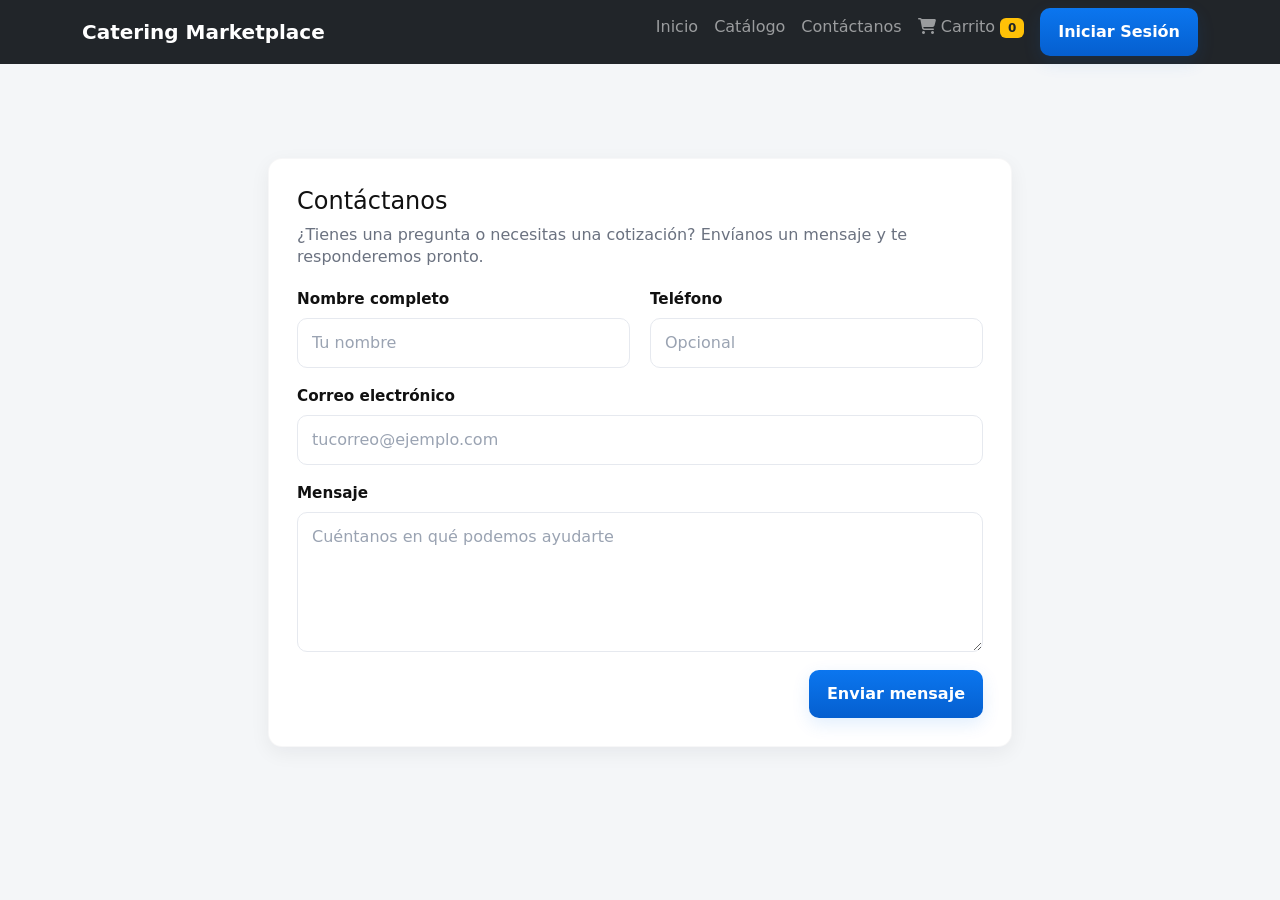
<file: pages/contacto.html>
<!doctype html>
<html lang="es">
<head>
	<meta charset="utf-8">
	<meta name="viewport" content="width=device-width,initial-scale=1">
	<title>Contacto - Catering Marketplace</title>

	<!-- Bootstrap -->
	<link href="https://cdn.jsdelivr.net/npm/bootstrap@5.3.8/dist/css/bootstrap.min.css" rel="stylesheet">

	<!-- Font Awesome -->
	<link rel="stylesheet" href="https://cdnjs.cloudflare.com/ajax/libs/font-awesome/6.7.2/css/all.min.css">

	<!-- CSS -->
	<link rel="stylesheet" href="../assets/css/style.css">
	<style>
		:root{--bg:#f4f6f8;--card:#ffffff;--primary:#0b76ef;--muted:#6b7280;--input-border:#e6e9ef;--radius:10px}
		body{background:var(--bg);font-family:Inter,system-ui,-apple-system,Segoe UI,Roboto,"Helvetica Neue",Arial;line-height:1.4;color:#111}
		.contact-container{max-width:820px;margin:56px auto;padding:38px;background:transparent}
		.contact-card{background:var(--card);padding:28px;border-radius:14px;box-shadow:0 6px 20px rgba(16,24,40,0.06);border:1px solid rgba(16,24,40,0.03)}
		.contact-card h1{margin:0 0 8px 0;font-size:1.5rem}
		.contact-card p{margin:0 0 20px 0;color:var(--muted)}

		.form-row{display:flex;gap:20px}
		.form-row .form-group{flex:1}
		.form-group{margin-bottom:18px}
		label{display:block;font-weight:600;margin-bottom:8px;color:#111;font-size:0.95rem}

		.form-control{width:100%;padding:12px 14px;border:1px solid var(--input-border);border-radius:10px;background:#fff;font-size:1rem;transition:box-shadow .15s, border-color .15s}
		.form-control::placeholder{color:#9aa3b2}
		textarea.form-control{min-height:140px;resize:vertical}
		.form-control:focus{outline:none;border-color:var(--primary);box-shadow:0 6px 18px rgba(11,118,239,0.08)}

		.form-actions{display:flex;justify-content:flex-end;align-items:center;gap:12px;margin-top:8px}
		.btn{padding:12px 18px;background:linear-gradient(180deg,var(--primary),#055fcf);color:#fff;border-radius:10px;border:none;cursor:pointer;font-weight:700;box-shadow:0 6px 18px rgba(11,118,239,0.12)}
		.btn:active{transform:translateY(1px)}
		.btn.secondary{background:#eef3ff;color:var(--primary);box-shadow:none;border:1px solid rgba(11,118,239,0.06)}

		.success{display:none;padding:12px;margin-top:12px;background:#ecfdf3;border:1px solid #d1fae5;color:#065f46;border-radius:8px}

		@media(max-width:720px){
			.form-row{flex-direction:column}
			.form-actions{flex-direction:column;align-items:stretch}
			.btn{width:100%}
		}
	</style>
</head>
<body>
	<!-- Navbar (copiado desde index, rutas ajustadas) -->
	<nav class="navbar navbar-expand-lg navbar-dark bg-dark sticky-top">
		<div class="container">
			<a class="navbar-brand fw-bold" href="../index.html">
				Catering Marketplace
			</a>

			<button class="navbar-toggler" type="button" data-bs-toggle="collapse" data-bs-target="#menu">
				<span class="navbar-toggler-icon"></span>
			</button>

			<div class="collapse navbar-collapse" id="menu">

				<ul class="navbar-nav ms-auto">

					<li class="nav-item">
						<a class="nav-link" href="../index.html#inicio">Inicio</a>
					</li>

					<li class="nav-item" id="menuCatalogo">
						<a class="nav-link" href="catalogo.html">Catálogo</a>
					</li>

					<li class="nav-item" id="menuContacto">
						<a class="nav-link" href="contacto.html">Contáctanos</a>
					</li>

					<li class="nav-item" id="menuCarrito">
						<a class="nav-link" href="#" data-bs-toggle="offcanvas" data-bs-target="#carritoCanvas">

							<i class="fa-solid fa-cart-shopping"></i>
							Carrito

							<span id="contadorCarrito" class="badge bg-warning text-dark">0</span>

						</a>
					</li>

				<li class="nav-item" id="contenedorSesion">

					<a class="btn btn-outline-light ms-2" href="login.html" id="btnLogin">Iniciar Sesión</a>

				</li>
				
				</ul>

			</div>

		</div>
	</nav>

	<main class="contact-container">
		<div class="contact-card">
			<h1>Contáctanos</h1>
			<p>¿Tienes una pregunta o necesitas una cotización? Envíanos un mensaje y te responderemos pronto.</p>

			<form id="contactForm" novalidate>
				<div class="form-row">
					<div class="form-group">
						<label for="nombre">Nombre completo</label>
						<input id="nombre" name="nombre" type="text" class="form-control" placeholder="Tu nombre" required>
					</div>
					<div class="form-group">
						<label for="telefono">Teléfono</label>
						<input id="telefono" name="telefono" type="text" class="form-control" placeholder="Opcional">
					</div>
				</div>

				<div class="form-group">
					<label for="email">Correo electrónico</label>
					<input id="email" name="email" type="email" class="form-control" placeholder="tucorreo@ejemplo.com" required>
				</div>

				<div class="form-group">
					<label for="mensaje">Mensaje</label>
					<textarea id="mensaje" name="mensaje" class="form-control" placeholder="Cuéntanos en qué podemos ayudarte" required></textarea>
				</div>

				<div class="form-actions">
					<div id="formSuccess" class="success" role="status">Gracias — tu mensaje se ha enviado correctamente.</div>
					<button type="submit" class="btn">Enviar mensaje</button>
				</div>
			</form>
		</div>
	</main>

	<script src="https://cdn.jsdelivr.net/npm/bootstrap@5.3.8/dist/js/bootstrap.bundle.min.js"></script>
	<script src="../assets/js/contacto.js"></script>
</body>
</html>
</file>
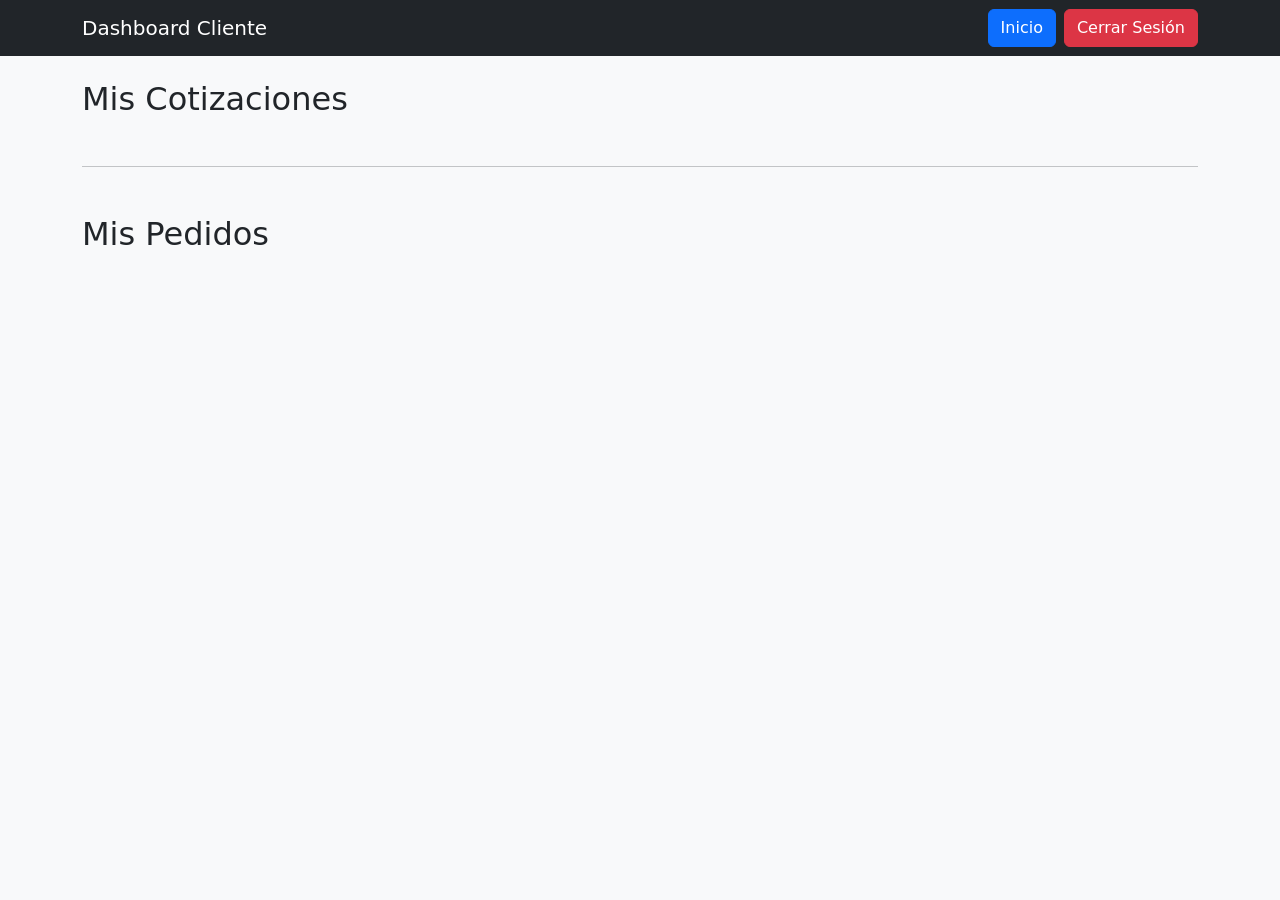
<file: pages/dashboard-cliente.html>
<!DOCTYPE html>
<html lang="es">

<head>

    <meta charset="UTF-8">

    <meta name="viewport" content="width=device-width, initial-scale=1.0">

    <title>Dashboard Cliente</title>

    <link href="https://cdn.jsdelivr.net/npm/bootstrap@5.3.8/dist/css/bootstrap.min.css" rel="stylesheet">

</head>

<body class="bg-light">

    <nav class="navbar navbar-dark bg-dark">

        <div class="container">

            <span class="navbar-brand">

                Dashboard Cliente

            </span>

            <div class="d-flex align-items-center">

                <span id="nombreUsuario" class="text-white me-3">
                </span>

                <a href="../index.html" class="btn btn-primary me-2">

                    Inicio

                </a>

                <button class="btn btn-danger" id="btnCerrarSesion">

                    Cerrar Sesión

                </button>

            </div>

        </div>

    </nav>

    <div class="container mt-4">

        <h2 class="mb-4">
            Mis Cotizaciones
        </h2>

        <div id="listaCotizaciones">

        </div>

        <hr class="my-5">

        <h2 class="mb-4">
            Mis Pedidos
        </h2>

        <div id="listaPedidos">

        </div>

    </div>

    </div>

    <!-- Modal Modificar Pedido -->
    <div class="modal fade" id="modalModificarPedido" tabindex="-1">

        <div class="modal-dialog">

            <div class="modal-content">

                <div class="modal-header">

                    <h5 class="modal-title">

                        Modificar Pedido

                    </h5>

                    <button type="button" class="btn-close" data-bs-dismiss="modal">
                    </button>

                </div>

                <div class="modal-body">

                    <form id="formModificarPedido">

                        <input type="hidden" id="pedidoModificarId">

                        <div class="mb-3">

                            <label class="form-label">

                                Fecha

                            </label>

                            <input type="date" class="form-control" id="modFecha">

                        </div>

                        <div class="mb-3">

                            <label class="form-label">

                                Personas

                            </label>

                            <input type="number" class="form-control" id="modPersonas">

                        </div>

                        <div class="mb-3">

                            <label class="form-label">

                                Lugar

                            </label>

                            <input type="text" class="form-control" id="modLugar">

                        </div>

                        <div class="mb-3">

                            <label class="form-label">

                                Observaciones

                            </label>

                            <textarea class="form-control" id="modObservaciones">
                        </textarea>

                        </div>

                        <button type="submit" class="btn btn-primary">

                            Guardar Cambios

                        </button>

                    </form>

                </div>

            </div>

        </div>

    </div>

    <!-- Modal Pago -->
    <div class="modal fade" id="modalPago" tabindex="-1">

        <div class="modal-dialog">

            <div class="modal-content">

                <div class="modal-header">

                    <h5 class="modal-title">
                        Pago de Adelanto
                    </h5>

                    <button type="button" class="btn-close" data-bs-dismiss="modal">
                    </button>

                </div>

                <div class="modal-body">

                    <input type="hidden" id="cotizacionSeleccionada">

                    <p>
                        <strong>Monto a pagar (50%):</strong>
                    </p>

                    <h3 class="text-success">
                        S/. <span id="montoPago">0</span>
                    </h3>

                    <hr>

                    <label class="form-label">
                        Método de Pago
                    </label>

                    <select class="form-select" id="metodoPago">

                        <option value="Tarjeta">
                            Tarjeta de Crédito / Débito
                        </option>

                        <option value="Yape">
                            Yape
                        </option>


                    </select>

                    <div id="datosPago" class="mt-3">

                    </div>

                </div>

                <div class="modal-footer">

                    <button type="button" class="btn btn-success" id="btnConfirmarPago">

                        Pagar Adelanto

                    </button>

                </div>

            </div>

        </div>

    </div>

    <script src="https://cdn.jsdelivr.net/npm/bootstrap@5.3.8/dist/js/bootstrap.bundle.min.js"></script>
    <script src="../assets/js/dashboard-cliente.js"></script>

</body>

</html>
</file>
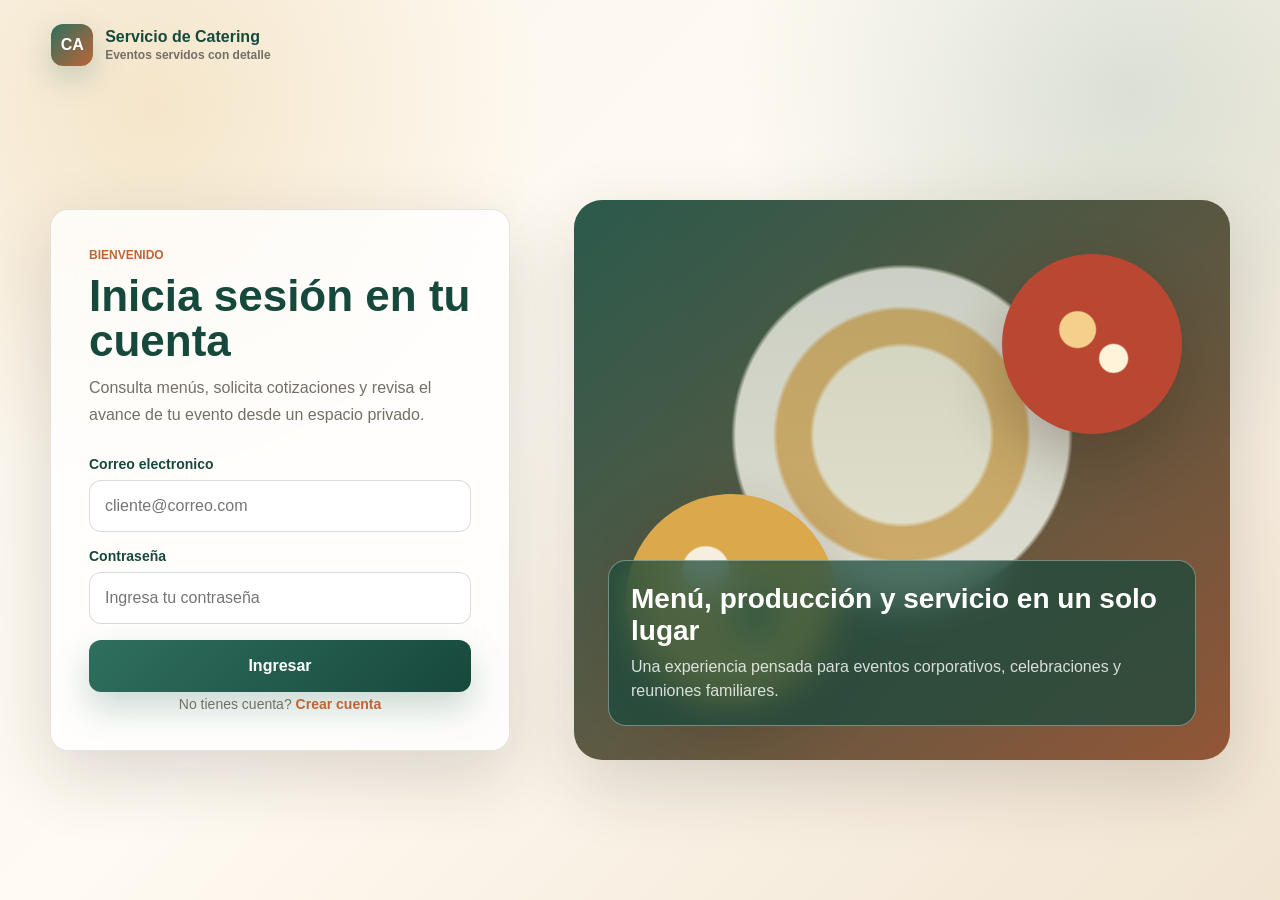
<file: pages/login.html>
<!DOCTYPE html>
<html lang="es">

<head>
    <meta charset="UTF-8">
    <meta name="viewport" content="width=device-width, initial-scale=1.0">
    <title>Iniciar sesion </title>
    <link rel="stylesheet" href="../assets/css/styles2.css">
</head>

<body>
    <div class="shell">
        <header class="brandbar">
            <div class="brand">
                <span class="brand-mark">CA</span>
                <div>
                    Servicio de Catering
                    <small>Eventos servidos con detalle</small>
                </div>
            </div>
        </header>

        <main class="auth-layout">
            <section class="auth-card">
                <p class="eyebrow">Bienvenido</p>
                <h1>Inicia sesión en tu cuenta</h1>
                <p class="lead">Consulta menús, solicita cotizaciones y revisa el avance de tu evento desde un espacio
                    privado.</p>

                <form id="loginForm" class="form">

                    <div class="field">
                        <label for="correo">Correo electronico</label>
                        <input id="correo" type="email" placeholder="cliente@correo.com" required>
                    </div>

                    <div class="field">
                        <label for="password">Contraseña</label>
                        <input id="password" type="password" placeholder="Ingresa tu contraseña" required>
                    </div>

                    <button class="btn" type="submit">
                        Ingresar
                    </button>

                </form>

                <p class="form-note">No tienes cuenta? <a href="registro.html"><strong>Crear cuenta</strong></a></p>
            </section>

            <section class="food-visual" aria-label="Presentacion visual de catering">
                <div class="visual-caption">
                    <h2>Menú, producción y servicio en un solo lugar</h2>
                    <p>Una experiencia pensada para eventos corporativos, celebraciones y reuniones familiares.</p>
                </div>
            </section>
        </main>
    </div>
    <script src="../assets/js/login.js"></script>
</body>

</html>
</file>
<file: assets/css/style.css>
body{
    font-family: Arial, Helvetica, sans-serif;
}

.hero{
    min-height: 90vh;
    display:flex;
    align-items:center;
    background:#f8f9fa;
    padding:80px 0;
}

.hero img{
    width:100%;
    object-fit:cover;
}

.card img{
    height:250px;
    object-fit:cover;
}

.card{
    transition:0.3s;
}

.card:hover{
    transform:translateY(-5px);
}

/* Sección Contacto */
.contacto {
    background: linear-gradient(135deg, #f8f9fa 0%, #e9ecef 100%);
    border-top: 3px solid #ffc107;
}

.contacto h2 {
    color: #333;
    font-size: 2.5rem;
}

.contacto .form-label {
    color: #333;
    font-size: 0.95rem;
}

.formulario-contacto .form-control,
.formulario-contacto .form-select {
    border-radius: 8px;
    border: 1px solid #dee2e6;
    box-shadow: 0 2px 4px rgba(0,0,0,0.05);
    transition: all 0.3s ease;
}

.formulario-contacto .form-control:focus,
.formulario-contacto .form-select:focus {
    border-color: #ffc107;
    box-shadow: 0 0 0 0.2rem rgba(255, 193, 7, 0.25);
}

.formulario-contacto .form-control::placeholder {
    color: #999;
    font-style: italic;
}

.formulario-contacto textarea.form-control {
    resize: vertical;
    min-height: 120px;
}

.formulario-contacto .btn-warning {
    font-weight: 600;
    border-radius: 8px;
    box-shadow: 0 2px 8px rgba(255, 193, 7, 0.3);
    transition: all 0.3s ease;
}

.formulario-contacto .btn-warning:hover {
    transform: translateY(-2px);
    box-shadow: 0 4px 12px rgba(255, 193, 7, 0.4);
}

.formulario-contacto .btn-outline-secondary {
    border-radius: 8px;
    font-weight: 600;
}

.formulario-contacto .text-danger {
    font-size: 0.85rem;
    display: block;
    margin-top: 0.25rem;
}

.formulario-contacto .form-check-input:checked {
    background-color: #ffc107;
    border-color: #ffc107;
}

.formulario-contacto .alert {
    border-radius: 8px;
    border-left: 4px solid;
}

.formulario-contacto .alert-success {
    border-left-color: #28a745;
    background-color: #f0f9f6;
    color: #155724;
}

.formulario-contacto .alert-danger {
    border-left-color: #dc3545;
    background-color: #fdf8f8;
    color: #721c24;
}
</file>
<file: assets/css/styles2.css>
:root {
    --cream: #fbf6ec;
    --linen: #f1e4d1;
    --sage: #2f6f5e;
    --sage-dark: #17483c;
    --terracotta: #bd6537;
    --gold: #dba84c;
    --ink: #24231f;
    --muted: #746f66;
    --white: #ffffff;
    --line: rgba(36, 35, 31, 0.12);
    --shadow: 0 24px 70px rgba(40, 32, 24, 0.16);
}

* {
    box-sizing: border-box;
}

html {
    scroll-behavior: smooth;
}

body {
    margin: 0;
    min-height: 100vh;
    font-family: Arial, Helvetica, sans-serif;
    color: var(--ink);
    background:
        radial-gradient(circle at 12% 12%, rgba(219, 168, 76, 0.22), transparent 28%),
        radial-gradient(circle at 88% 10%, rgba(47, 111, 94, 0.16), transparent 28%),
        linear-gradient(135deg, var(--cream), #fffaf2 44%, var(--linen));
}

button,
input,
select {
    font: inherit;
}

a {
    color: inherit;
    text-decoration: none;
}

.shell {
    min-height: 100vh;
    display: grid;
    grid-template-rows: auto 1fr;
}

.brandbar {
    display: flex;
    align-items: center;
    justify-content: space-between;
    padding: 24px clamp(20px, 4vw, 56px);
}

.brand {
    display: flex;
    align-items: center;
    gap: 12px;
    font-weight: 900;
    color: var(--sage-dark);
}

.brand-mark {
    display: grid;
    place-items: center;
    width: 42px;
    height: 42px;
    border-radius: 12px;
    color: var(--white);
    background: linear-gradient(135deg, var(--sage), var(--terracotta));
    box-shadow: 0 12px 30px rgba(47, 111, 94, 0.25);
}

.brand small {
    display: block;
    margin-top: 2px;
    color: var(--muted);
    font-size: 12px;
    font-weight: 700;
}

.pill {
    padding: 9px 13px;
    border: 1px solid var(--line);
    border-radius: 999px;
    color: var(--sage-dark);
    background: rgba(255, 255, 255, 0.64);
    font-size: 13px;
    font-weight: 800;
}

.link-pill:hover {
    border-color: rgba(47, 111, 94, 0.3);
    background: rgba(255, 255, 255, 0.9);
}

.auth-layout {
    display: grid;
    grid-template-columns: minmax(320px, 460px) minmax(380px, 1fr);
    gap: clamp(28px, 5vw, 70px);
    align-items: center;
    width: min(1180px, calc(100% - 40px));
    margin: 0 auto;
    padding: 26px 0 56px;
}

.auth-card,
.panel-card,
.metric-card,
.event-card,
.service-card,
.table-card {
    border: 1px solid var(--line);
    border-radius: 18px;
    background: rgba(255, 255, 255, 0.78);
    box-shadow: var(--shadow);
    backdrop-filter: blur(18px);
}

.auth-card {
    padding: clamp(24px, 4vw, 38px);
}

.eyebrow {
    margin: 0 0 12px;
    color: var(--terracotta);
    font-size: 12px;
    font-weight: 900;
    letter-spacing: 0;
    text-transform: uppercase;
}

h1,
h2,
h3,
p {
    margin-top: 0;
}

h1 {
    margin-bottom: 12px;
    color: var(--sage-dark);
    font-size: clamp(34px, 5vw, 58px);
    line-height: 1.02;
}

.auth-card h1 {
    font-size: clamp(32px, 5vw, 44px);
}

.lead {
    color: var(--muted);
    font-size: 16px;
    line-height: 1.65;
}

.form {
    display: grid;
    gap: 16px;
    margin-top: 28px;
}

.field label {
    display: block;
    margin-bottom: 8px;
    color: var(--sage-dark);
    font-size: 14px;
    font-weight: 900;
}

.field input,
.field select {
    width: 100%;
    height: 52px;
    padding: 0 15px;
    border: 1px solid rgba(36, 35, 31, 0.16);
    border-radius: 12px;
    color: var(--ink);
    background: rgba(255, 255, 255, 0.92);
    outline: none;
}

.field input:focus,
.field select:focus {
    border-color: var(--sage);
    box-shadow: 0 0 0 4px rgba(47, 111, 94, 0.13);
}

.form-row {
    display: grid;
    grid-template-columns: repeat(2, minmax(0, 1fr));
    gap: 14px;
}

.btn {
    display: inline-flex;
    align-items: center;
    justify-content: center;
    min-height: 52px;
    border: 0;
    border-radius: 12px;
    padding: 0 18px;
    color: var(--white);
    background: linear-gradient(135deg, var(--sage), var(--sage-dark));
    box-shadow: 0 16px 34px rgba(47, 111, 94, 0.26);
    font-weight: 900;
    cursor: default;
}

a.btn {
    text-decoration: none;
}

.btn.secondary {
    color: var(--sage-dark);
    background: rgba(255, 255, 255, 0.76);
    border: 1px solid var(--line);
    box-shadow: none;
}

.form-note {
    margin: 4px 0 0;
    color: var(--muted);
    font-size: 14px;
    text-align: center;
}

.form-note strong {
    color: var(--terracotta);
}

.food-visual {
    position: relative;
    min-height: 560px;
    overflow: hidden;
    border-radius: 28px;
    background:
        linear-gradient(rgba(23, 72, 60, 0.22), rgba(23, 72, 60, 0.08)),
        radial-gradient(circle at 50% 42%, #fff5df 0 0, #fff5df 19%, transparent 20%),
        radial-gradient(circle at 50% 42%, #e7b970 0 0, #e7b970 27%, transparent 28%),
        radial-gradient(circle at 50% 42%, #f9f1e5 0 0, #f9f1e5 36%, transparent 37%),
        linear-gradient(135deg, #305f50, #9d5736);
    box-shadow: var(--shadow);
}

.food-visual::before,
.food-visual::after {
    content: "";
    position: absolute;
    border-radius: 999px;
}

.food-visual::before {
    width: 180px;
    height: 180px;
    right: 48px;
    top: 54px;
    background:
        radial-gradient(circle at 42% 42%, #f5d08a 0 12%, transparent 13%),
        radial-gradient(circle at 62% 58%, #fff4d9 0 9%, transparent 10%),
        #b94732;
    box-shadow: 0 26px 60px rgba(60, 28, 17, 0.28);
}

.food-visual::after {
    width: 210px;
    height: 210px;
    left: 52px;
    bottom: 56px;
    background:
        radial-gradient(circle at 38% 36%, #f6efe0 0 12%, transparent 13%),
        radial-gradient(circle at 62% 58%, #2f6f5e 0 9%, transparent 10%),
        #dba84c;
    box-shadow: 0 26px 60px rgba(60, 28, 17, 0.28);
}

.visual-caption {
    position: absolute;
    left: 34px;
    right: 34px;
    bottom: 34px;
    z-index: 2;
    padding: 22px;
    border: 1px solid rgba(255, 255, 255, 0.35);
    border-radius: 18px;
    color: var(--white);
    background: rgba(23, 72, 60, 0.72);
    backdrop-filter: blur(18px);
}

.visual-caption h2 {
    margin-bottom: 8px;
    font-size: 28px;
}

.visual-caption p {
    margin: 0;
    color: rgba(255, 255, 255, 0.82);
    line-height: 1.5;
}

.app-layout {
    display: grid;
    grid-template-columns: 250px minmax(0, 1fr);
    min-height: 100vh;
}

.sidebar {
    padding: 28px 20px;
    border-right: 1px solid var(--line);
    background: rgba(255, 255, 255, 0.72);
    backdrop-filter: blur(18px);
}

.sidebar .brand {
    margin-bottom: 30px;
}

.side-list {
    display: grid;
    gap: 10px;
}

.side-item {
    display: block;
    padding: 13px 14px;
    border-radius: 12px;
    color: var(--muted);
    font-weight: 900;
}

.side-item:hover {
    color: var(--sage-dark);
    background: rgba(47, 111, 94, 0.09);
}

.side-item.active {
    color: var(--white);
    background: linear-gradient(135deg, var(--sage), var(--sage-dark));
}

.main {
    padding: 30px clamp(20px, 4vw, 44px) 44px;
}

.main-header {
    display: flex;
    align-items: flex-start;
    justify-content: space-between;
    gap: 18px;
    margin-bottom: 24px;
}

.main-header h1 {
    margin-bottom: 8px;
    font-size: clamp(30px, 4vw, 44px);
}

.quick-actions {
    display: flex;
    gap: 10px;
    flex-wrap: wrap;
}

.metrics {
    display: grid;
    grid-template-columns: repeat(4, minmax(0, 1fr));
    gap: 16px;
    margin-bottom: 18px;
}

.metric-card {
    padding: 20px;
}

.metric-card span {
    color: var(--muted);
    font-size: 13px;
    font-weight: 900;
}

.metric-card strong {
    display: block;
    margin-top: 10px;
    color: var(--sage-dark);
    font-size: 32px;
}

.content-grid {
    display: grid;
    grid-template-columns: 1.2fr 0.8fr;
    gap: 18px;
}

.dashboard-section {
    margin-top: 18px;
    scroll-margin-top: 24px;
}

.compact-form {
    display: grid;
    gap: 14px;
}

.compact-form .btn {
    width: 100%;
}

.panel-card,
.table-card {
    padding: 22px;
}

.event-card {
    padding: 18px;
    box-shadow: none;
}

.event-list {
    display: grid;
    gap: 12px;
}

.event-card h3 {
    margin-bottom: 8px;
    color: var(--sage-dark);
}

.event-card p {
    margin-bottom: 12px;
    color: var(--muted);
    line-height: 1.5;
}

.badge {
    display: inline-flex;
    align-items: center;
    min-height: 28px;
    padding: 0 10px;
    border-radius: 999px;
    color: var(--sage-dark);
    background: rgba(47, 111, 94, 0.12);
    font-size: 12px;
    font-weight: 900;
}

.service-grid {
    display: grid;
    grid-template-columns: repeat(3, minmax(0, 1fr));
    gap: 14px;
}

.service-card {
    padding: 18px;
    box-shadow: none;
}

.service-card h3 {
    margin-bottom: 8px;
    color: var(--sage-dark);
}

.service-card p {
    color: var(--muted);
    line-height: 1.5;
}

.table {
    width: 100%;
    border-collapse: collapse;
}

.table th,
.table td {
    padding: 14px 12px;
    border-bottom: 1px solid var(--line);
    text-align: left;
    vertical-align: top;
}

.table th {
    color: var(--sage-dark);
    font-size: 12px;
    text-transform: uppercase;
}

.table td {
    color: var(--muted);
}

@media (max-width: 980px) {

    .auth-layout,
    .app-layout,
    .content-grid,
    .metrics {
        grid-template-columns: 1fr;
    }

    .food-visual {
        min-height: 420px;
    }

    .sidebar {
        border-right: 0;
        border-bottom: 1px solid var(--line);
    }

    .side-list {
        grid-template-columns: repeat(2, minmax(0, 1fr));
    }
}

@media (max-width: 640px) {

    .brandbar,
    .main-header {
        flex-direction: column;
    }

    .form-row,
    .service-grid,
    .side-list {
        grid-template-columns: 1fr;
    }

    .auth-layout {
        width: min(100% - 28px, 1180px);
    }

    .food-visual {
        min-height: 360px;
    }
}
</file>
